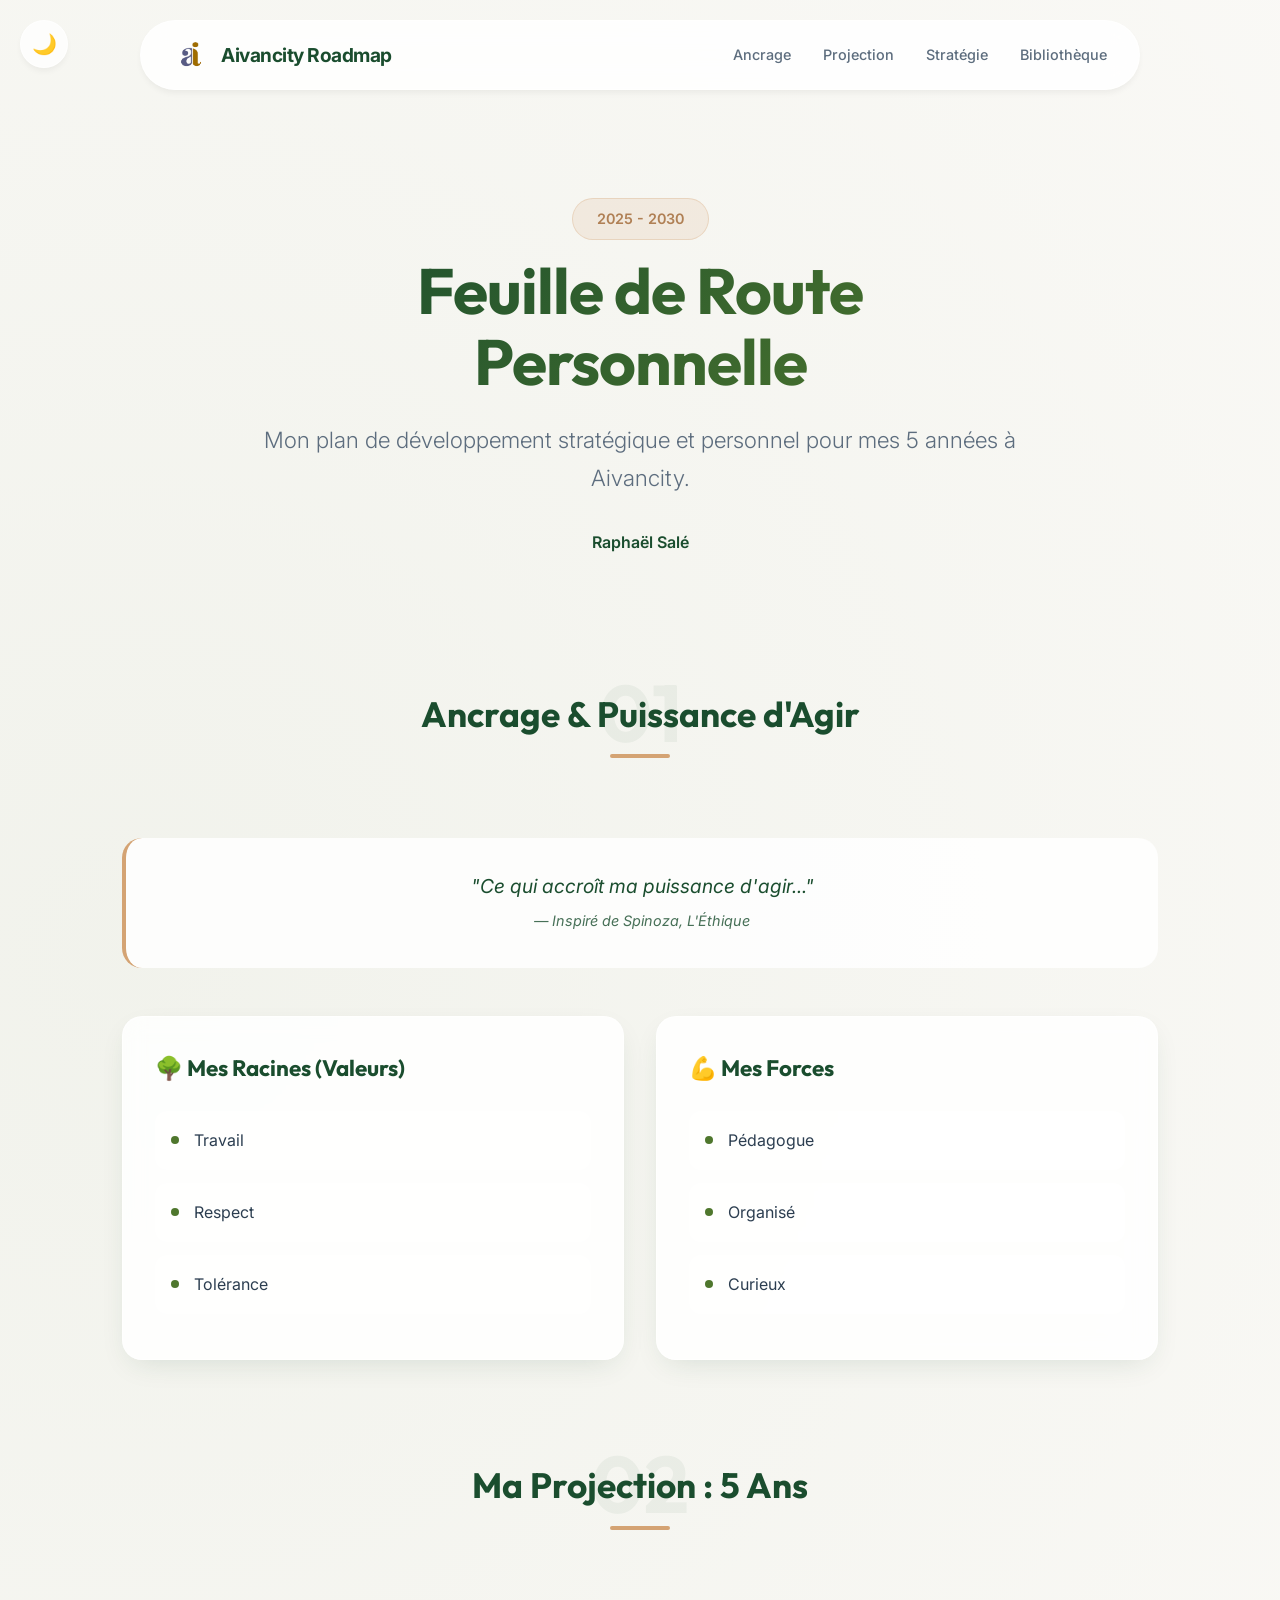
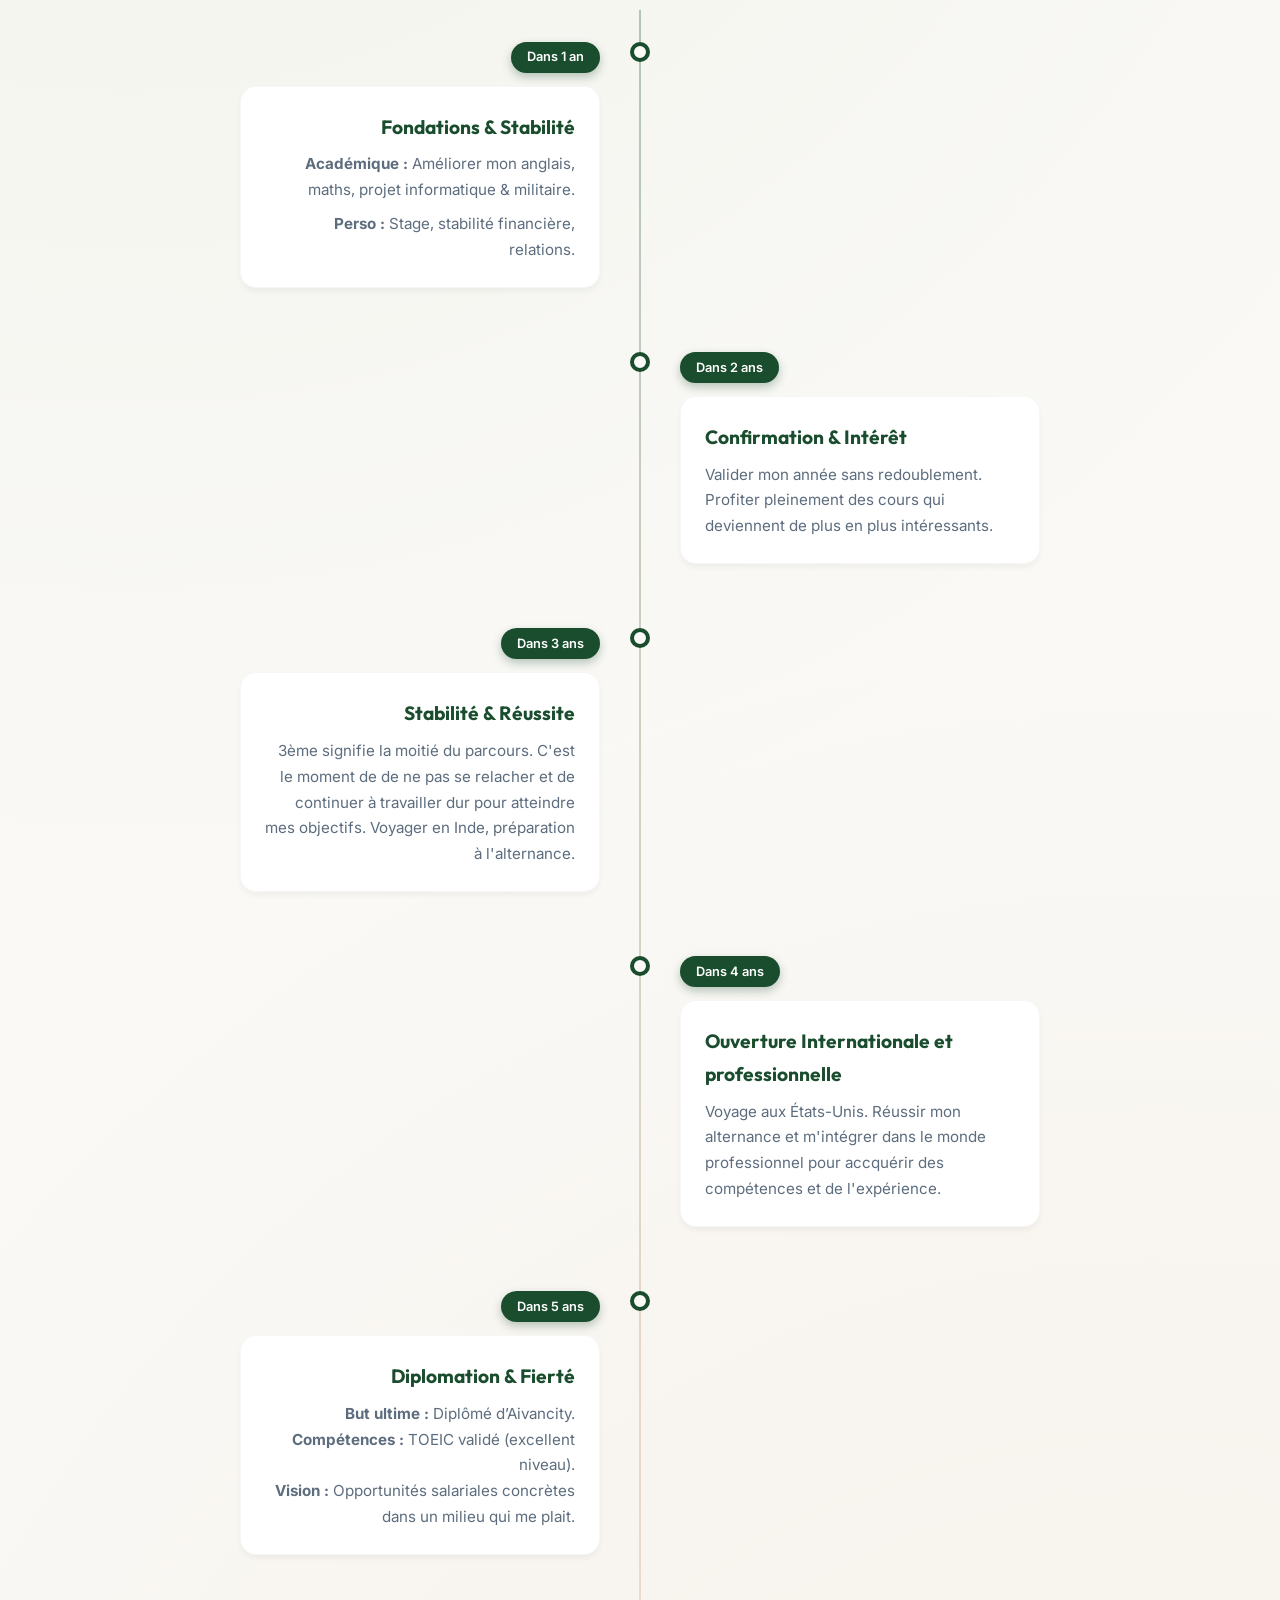
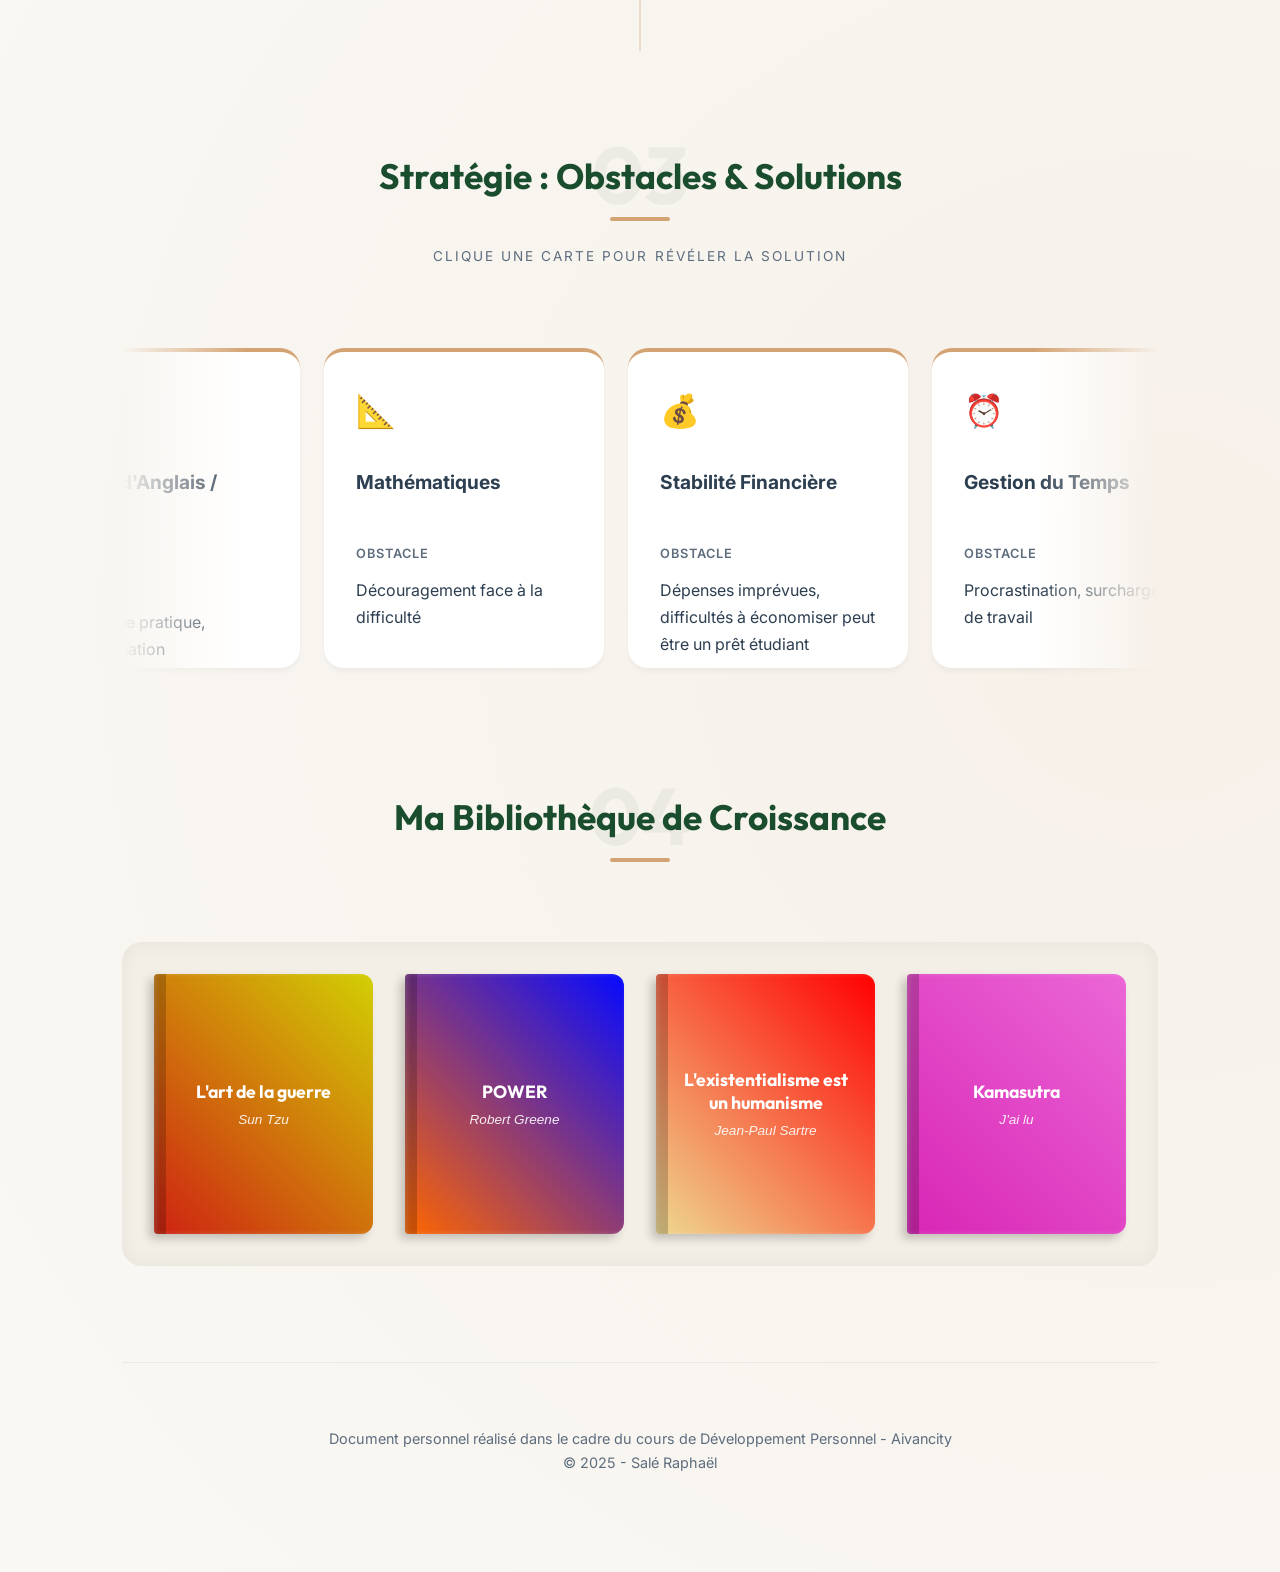
<file: index.html>
<!DOCTYPE html>
<html lang="fr">

<head>
    <meta charset="UTF-8">
    <meta name="viewport" content="width=device-width, initial-scale=1.0">
    <title>Ma Feuille de Route - Aivancity</title>

    <!-- Google Fonts -->
    <link rel="preconnect" href="https://fonts.googleapis.com">
    <link rel="preconnect" href="https://fonts.gstatic.com" crossorigin>
    <link
        href="https://fonts.googleapis.com/css2?family=Inter:wght@300;400;500;600&family=Outfit:wght@300;400;600;700&display=swap"
        rel="stylesheet">

    <link rel="stylesheet" href="feuille-de-route.css">
</head>

<body>

    <button class="theme-toggle" type="button" aria-pressed="false" aria-label="Activer le mode sombre"
        title="Activer le mode sombre">
        <span class="theme-toggle-icon">🌙</span>
    </button>

    <!-- Navigation -->
    <nav class="navbar">
        <div class="nav-logo">
            <img src="logo.png" alt="Logo Aivancity" class="nav-logo-img">
            <span>Aivancity Roadmap</span>
        </div>

        <button class="nav-toggle" aria-label="Basculer le menu">
            <span class="hamburger"></span>
        </button>

        <div class="nav-links">
            <a href="#ancrage">Ancrage</a>
            <a href="#projection">Projection</a>
            <a href="#strategie">Stratégie</a>
            <a href="#bibliotheque">Bibliothèque</a>
        </div>
    </nav>

    <!-- Hero -->
    <header>
        <div class="hero-content">
            <span class="hero-badge">2025 - 2030</span>
            <h1>Feuille de Route<br>Personnelle</h1>
            <p class="subtitle">Mon plan de développement stratégique et personnel pour mes 5 années à Aivancity.</p>
            <p style="font-weight: 600; color: var(--primary);">Raphaël Salé</p>
        </div>
    </header>

    <div class="container">

        <!-- Section 1: Ancrage -->
        <section id="ancrage">
            <div class="section-header">
                <span class="section-number">01</span>
                <h2>Ancrage & Puissance d'Agir</h2>
            </div>

            <div class="quote-box">
                "Ce qui accroît ma puissance d'agir..." <br>
                <span style="font-size: 0.9rem; opacity: 0.8;">— Inspiré de Spinoza, L'Éthique</span>
            </div>

            <div class="values-grid">
                <div class="card value-card">
                    <h3>🌳 Mes Racines (Valeurs)</h3>
                    <ul class="value-list">
                        <li>Travail</li>
                        <li>Respect</li>
                        <li>Tolérance</li>
                    </ul>
                </div>
                <div class="card value-card">
                    <h3>💪 Mes Forces</h3>
                    <ul class="value-list">
                        <li>Pédagogue</li>
                        <li>Organisé</li>
                        <li>Curieux</li>
                    </ul>
                </div>
            </div>
        </section>

        <!-- Section 2: Projection -->
        <section id="projection">
            <div class="section-header">
                <span class="section-number">02</span>
                <h2>Ma Projection : 5 Ans</h2>
            </div>

            <div class="timeline">

                <!-- Year 1 -->
                <div class="timeline-item">
                    <div class="timeline-dot"></div>
                    <div class="timeline-content">
                        <span class="year-badge">Dans 1 an</span>
                        <div class="timeline-card">
                            <h3>Fondations & Stabilité</h3>
                            <p><strong>Académique :</strong> Améliorer mon anglais, maths, projet informatique &
                                militaire.</p>
                            <p style="margin-top:0.5rem;"><strong>Perso :</strong> Stage, stabilité financière,
                                relations.</p>
                        </div>
                    </div>
                </div>

                <!-- Year 2 -->
                <div class="timeline-item">
                    <div class="timeline-dot"></div>
                    <div class="timeline-content">
                        <span class="year-badge">Dans 2 ans</span>
                        <div class="timeline-card">
                            <h3>Confirmation & Intérêt</h3>
                            <p>Valider mon année sans redoublement. Profiter pleinement des cours qui deviennent de plus
                                en plus intéressants.</p>
                        </div>
                    </div>
                </div>

                <!-- Year 3 -->
                <div class="timeline-item">
                    <div class="timeline-dot"></div>
                    <div class="timeline-content">
                        <span class="year-badge">Dans 3 ans</span>
                        <div class="timeline-card">
                            <h3>Stabilité & Réussite</h3>
                            <p>3ème signifie la moitié du parcours. C'est le moment de de ne pas se relacher et de
                                continuer à travailler dur pour atteindre mes objectifs. Voyager en Inde, préparation à
                                l'alternance.</p>
                        </div>
                    </div>
                </div>

                <!-- Year 4 -->
                <div class="timeline-item">
                    <div class="timeline-dot"></div>
                    <div class="timeline-content">
                        <span class="year-badge">Dans 4 ans</span>
                        <div class="timeline-card">
                            <h3>Ouverture Internationale et professionnelle</h3>
                            <p>Voyage aux États-Unis. Réussir mon alternance et m'intégrer dans le monde professionnel
                                pour accquérir des compétences et de l'expérience.
                            </p>
                        </div>
                    </div>
                </div>

                <!-- Year 5 -->
                <div class="timeline-item">
                    <div class="timeline-dot"></div>
                    <div class="timeline-content">
                        <span class="year-badge">Dans 5 ans</span>
                        <div class="timeline-card">
                            <h3>Diplomation & Fierté</h3>
                            <p><strong>But ultime :</strong> Diplômé d’Aivancity.</p>
                            <p><strong>Compétences :</strong> TOEIC validé (excellent niveau).</p>
                            <p><strong>Vision :</strong> Opportunités salariales concrètes dans un milieu qui me plait.
                            </p>
                        </div>
                    </div>
                </div>

            </div>
        </section>

        <!-- Section 3: Stratégie -->
        <section id="strategie">
            <div class="section-header">
                <span class="section-number">03</span>
                <h2>Stratégie : Obstacles & Solutions</h2>
                <p class="strategy-subtext">Clique une carte pour révéler la solution</p>
            </div>

            <div class="strategy-grid">
                <!-- Card 1 -->
                <div class="strategy-card" role="button" tabindex="0" aria-pressed="false">
                    <div class="strategy-card-inner">
                        <div class="strategy-card-face card-front">
                            <span class="strategy-icon">🇬🇧</span>
                            <span class="strategy-title">Niveau d'Anglais / TOEIC</span>
                            <span class="strategy-label">Obstacle</span>
                            <p>Manque de pratique, procrastination</p>
                        </div>
                        <div class="strategy-card-face card-back">
                            <span class="strategy-icon">🇬🇧</span>
                            <span class="strategy-title">Niveau d'Anglais / TOEIC</span>
                            <span class="strategy-label solution">Solution</span>
                            <p>Séries en VO, lire 1 article BBC/jour</p>
                        </div>
                    </div>
                </div>

                <!-- Card 2 -->
                <div class="strategy-card" role="button" tabindex="0" aria-pressed="false">
                    <div class="strategy-card-inner">
                        <div class="strategy-card-face card-front">
                            <span class="strategy-icon">📐</span>
                            <span class="strategy-title">Mathématiques</span>
                            <span class="strategy-label">Obstacle</span>
                            <p>Découragement face à la difficulté</p>
                        </div>
                        <div class="strategy-card-face card-back">
                            <span class="strategy-icon">📐</span>
                            <span class="strategy-title">Mathématiques</span>
                            <span class="strategy-label solution">Solution</span>
                            <p>Groupe de travail, tutorat, changer de méthode</p>
                        </div>
                    </div>
                </div>

                <!-- Card 3 -->
                <div class="strategy-card" role="button" tabindex="0" aria-pressed="false">
                    <div class="strategy-card-inner">
                        <div class="strategy-card-face card-front">
                            <span class="strategy-icon">💰</span>
                            <span class="strategy-title">Stabilité Financière</span>
                            <span class="strategy-label">Obstacle</span>
                            <p>Dépenses imprévues, difficultés à économiser peut être un prêt étudiant</p>
                        </div>
                        <div class="strategy-card-face card-back">
                            <span class="strategy-icon">💰</span>
                            <span class="strategy-title">Stabilité Financière</span>
                            <span class="strategy-label solution">Solution</span>
                            <p>Job étudiant le WE, gestion budget stricte</p>
                        </div>
                    </div>
                </div>

                <!-- Card 4 -->
                <div class="strategy-card" role="button" tabindex="0" aria-pressed="false">
                    <div class="strategy-card-inner">
                        <div class="strategy-card-face card-front">
                            <span class="strategy-icon">⏰</span>
                            <span class="strategy-title">Gestion du Temps</span>
                            <span class="strategy-label">Obstacle</span>
                            <p>Procrastination, surcharge de travail</p>
                        </div>
                        <div class="strategy-card-face card-back">
                            <span class="strategy-icon">⏰</span>
                            <span class="strategy-title">Gestion du Temps</span>
                            <span class="strategy-label solution">Solution</span>
                            <p>Planning hebdomadaire, technique Pomodoro</p>
                        </div>
                    </div>
                </div>

                <!-- Card 5 -->
                <div class="strategy-card" role="button" tabindex="0" aria-pressed="false">
                    <div class="strategy-card-inner">
                        <div class="strategy-card-face card-front">
                            <span class="strategy-icon">🧠</span>
                            <span class="strategy-title">Motivation</span>
                            <span class="strategy-label">Obstacle</span>
                            <p>Perte de motivation pendant les révisions</p>
                        </div>
                        <div class="strategy-card-face card-back">
                            <span class="strategy-icon">🧠</span>
                            <span class="strategy-title">Motivation</span>
                            <span class="strategy-label solution">Solution</span>
                            <p>Objectifs journaliers, récompenses personnelles</p>
                        </div>
                    </div>
                </div>

            </div>
        </section>

        <!-- Section 4: Bibliothèque -->
        <section id="bibliotheque">
            <div class="section-header">
                <span class="section-number">04</span>
                <h2>Ma Bibliothèque de Croissance</h2>
            </div>

            <div class="shelf-grid">

                <!-- Livre 1 -->
                <button class="book" data-book-title="L'art de la guerre" data-book-author="Sun Tzu"
                    data-book-note="Ce livre m'a appris la stratégie, la discipline, et l’importance de connaître ses forces et celles de l’ennemi.">
                    <div class="book-cover">
                        <div class="book-spine"></div>
                        <span class="book-title">L'art de la guerre</span>
                        <span class="book-author">Sun Tzu</span>
                    </div>
                </button>

                <!-- Livre 2 -->
                <button class="book" data-book-title="POWER" data-book-author="Robert Greene"
                    data-book-note="Ce livre m’a appris à comprendre les dynamiques de pouvoir, à éviter la naïveté sociale et à reconnaître les stratégies d’influence.">
                    <div class="book-cover">
                        <div class="book-spine"></div>
                        <span class="book-title">POWER</span>
                        <span class="book-author">Robert Greene</span>
                    </div>
                </button>

                <!-- Livre 3 -->
                <button class="book" data-book-title="L'existentialisme est un humanisme"
                    data-book-author="Jean-Paul Sartre"
                    data-book-note="Ce livre m’a appris la liberté individuelle, la responsabilité totale de nos choix et la construction de soi.">
                    <div class="book-cover">
                        <div class="book-spine"></div>
                        <span class="book-title">L'existentialisme est un humanisme</span>
                        <span class="book-author">Jean-Paul Sartre</span>
                    </div>
                </button>

                <!-- Livre 4 -->
                <button class="book" data-book-title="Kamasutra" data-book-author="J'ai lu"
                    data-book-note="Ce livre m’a appris la connexion, l’écoute, le respect ainsi que l’importance de comprendre les besoins de ma partenaire.">
                    <div class="book-cover">
                        <div class="book-spine"></div>
                        <span class="book-title">Kamasutra</span>
                        <span class="book-author">J'ai lu</span>
                    </div>
                </button>

            </div>
        </section>

        <!-- MODAL -->
        <div class="book-modal" role="dialog" aria-modal="true" aria-hidden="true">
            <div class="book-modal-content">
                <button class="book-modal-close" aria-label="Fermer la fenêtre">&times;</button>

                <div class="book-modal-header">
                    <span class="book-modal-label">Ce que ce livre m'a apporté</span>
                    <h3 class="book-modal-title"></h3>
                    <p class="book-modal-author"></p>
                </div>

                <form class="book-modal-form">
                    <label for="book-note">Mes apprentissages</label>
                    <textarea id="book-note" rows="5" placeholder="Écris ici ce que ce livre t'a apporté..."
                        readonly></textarea>
                </form>
            </div>
        </div>


        <footer>
            <p>Document personnel réalisé dans le cadre du cours de Développement Personnel - Aivancity</p>
            <p>&copy; 2025 - Salé Raphaël</p>
        </footer>

        <script>
            document.addEventListener('DOMContentLoaded', () => {
                const strategyGrid = document.querySelector('.strategy-grid');
                const shelfGrid = document.querySelector('.shelf-grid');
                const bookModal = document.querySelector('.book-modal');
                const bookModalTitle = document.querySelector('.book-modal-title');
                const bookModalAuthor = document.querySelector('.book-modal-author');
                const bookModalClose = document.querySelector('.book-modal-close');
                const bookModalSave = document.querySelector('.book-modal-save');
                const bookNoteField = document.querySelector('#book-note');
                let lastFocusedBook = null;

                const themeToggle = document.querySelector('.theme-toggle');
                const themeToggleIcon = document.querySelector('.theme-toggle-icon');
                const prefersReducedMotion = window.matchMedia('(prefers-reduced-motion: reduce)');
                const prefersDarkScheme = window.matchMedia('(prefers-color-scheme: dark)');
                const rootElement = document.documentElement;
                const THEME_STORAGE_KEY = 'aivancity-theme';

                // -------------------------------
                //  THÈME
                // -------------------------------
                const applyTheme = (theme) => {
                    const normalizedTheme = theme === 'dark' ? 'dark' : 'light';

                    if (normalizedTheme === 'dark') {
                        rootElement.setAttribute('data-theme', 'dark');
                    } else {
                        rootElement.removeAttribute('data-theme');
                    }

                    if (themeToggle) {
                        themeToggle.setAttribute('aria-pressed', normalizedTheme === 'dark');
                        themeToggle.dataset.themeState = normalizedTheme;
                        themeToggle.title = normalizedTheme === 'dark' ? 'Revenir en mode clair' : 'Activer le mode sombre';
                    }

                    if (themeToggleIcon) {
                        themeToggleIcon.textContent = normalizedTheme === 'dark' ? '☀️' : '🌙';
                    }
                };

                const storedTheme = localStorage.getItem(THEME_STORAGE_KEY);
                const initialTheme = storedTheme || (prefersDarkScheme.matches ? 'dark' : 'light');
                applyTheme(initialTheme);

                themeToggle?.addEventListener('click', () => {
                    const isDark = rootElement.getAttribute('data-theme') === 'dark';
                    const nextTheme = isDark ? 'light' : 'dark';
                    localStorage.setItem(THEME_STORAGE_KEY, nextTheme);
                    applyTheme(nextTheme);
                });

                const handleSystemThemeChange = (event) => {
                    if (localStorage.getItem(THEME_STORAGE_KEY)) return;
                    applyTheme(event.matches ? 'dark' : 'light');
                };

                if (typeof prefersDarkScheme.addEventListener === 'function') {
                    prefersDarkScheme.addEventListener('change', handleSystemThemeChange);
                } else if (typeof prefersDarkScheme.addListener === 'function') {
                    prefersDarkScheme.addListener(handleSystemThemeChange);
                }

                // -------------------------------
                //  STRATÉGIES
                // -------------------------------
                const flipBindings = new WeakSet();
                const setupFlipInteractions = () => {
                    if (!strategyGrid) return;

                    strategyGrid.querySelectorAll('.strategy-card').forEach(card => {
                        if (flipBindings.has(card)) return;
                        flipBindings.add(card);

                        const toggleFlip = () => {
                            const isFlipped = card.classList.toggle('is-flipped');
                            card.setAttribute('aria-pressed', String(isFlipped));
                        };

                        card.addEventListener('click', toggleFlip);
                        card.addEventListener('keydown', (event) => {
                            if (event.key === 'Enter' || event.key === ' ') {
                                event.preventDefault();
                                toggleFlip();
                            }
                        });
                    });
                };

                setupFlipInteractions();

                if (!strategyGrid) return;
                if (prefersReducedMotion.matches) return;

                const originalCards = Array.from(strategyGrid.children);
                if (!originalCards.length || strategyGrid.scrollWidth <= strategyGrid.clientWidth) {
                    return;
                }

                originalCards.forEach(card => {
                    const clone = card.cloneNode(true);
                    clone.setAttribute('aria-hidden', 'true');
                    clone.setAttribute('tabindex', '-1');
                    clone.removeAttribute('role');
                    clone.classList.remove('is-flipped');
                    clone.setAttribute('aria-pressed', 'false');
                    clone.classList.add('strategy-card-clone');
                    strategyGrid.appendChild(clone);
                });

                setupFlipInteractions();

                strategyGrid.style.scrollBehavior = 'auto';

                let isHovering = false;
                let animationFrameId;
                const speed = 1;
                const loopWidth = strategyGrid.scrollWidth / 2;

                const animate = () => {
                    if (!isHovering) {
                        strategyGrid.scrollLeft = (strategyGrid.scrollLeft + speed) % loopWidth;
                    }
                    animationFrameId = requestAnimationFrame(animate);
                };

                strategyGrid.addEventListener('mouseenter', () => {
                    isHovering = true;
                });

                strategyGrid.addEventListener('mouseleave', () => {
                    isHovering = false;
                });

                document.addEventListener('visibilitychange', () => {
                    if (document.hidden) {
                        cancelAnimationFrame(animationFrameId);
                    } else {
                        animate();
                    }
                });

                animate();


                // -------------------------------
                //  BIBLIOTHÈQUE (PARTIE QUE TU VEUX)
                // -------------------------------

                // 🔥 MODIFIÉ POUR AFFICHER LA NOTE
                const openBookModal = (title, author, note) => {
                    if (!bookModal) return;

                    bookModalTitle.textContent = title;
                    bookModalAuthor.textContent = author;

                    // ✔️ Affichage de ce que TU AS MIS dans data-book-note
                    bookNoteField.value = note || "";

                    bookModal.setAttribute('aria-hidden', 'false');
                    bookModalClose.focus();
                };

                const closeBookModal = () => {
                    if (!bookModal) return;
                    bookModal.setAttribute('aria-hidden', 'true');
                    bookNoteField.value = '';
                    if (lastFocusedBook) lastFocusedBook.focus();
                };

                const handleBookActivation = (book) => {
                    lastFocusedBook = book;
                    openBookModal(
                        book.dataset.bookTitle || '',
                        book.dataset.bookAuthor || '',
                        book.dataset.bookNote || ''        // ✔️ Prend la note depuis le HTML
                    );
                };

                if (shelfGrid) {
                    shelfGrid.querySelectorAll('.book').forEach(book => {
                        book.addEventListener('click', () => handleBookActivation(book));
                        book.addEventListener('keydown', (event) => {
                            if (event.key === 'Enter' || event.key === ' ') {
                                event.preventDefault();
                                handleBookActivation(book);
                            }
                        });
                    });
                }

                bookModalClose?.addEventListener('click', closeBookModal);
                bookModalSave?.addEventListener('click', closeBookModal);

                bookModal?.addEventListener('click', (event) => {
                    if (event.target === bookModal) closeBookModal();
                });

                document.addEventListener('keydown', (event) => {
                    if (event.key === 'Escape' && bookModal?.getAttribute('aria-hidden') === 'false') {
                        event.preventDefault();
                        closeBookModal();
                    }
                });

                // -------------------------------
                //  MOBILE MENU
                // -------------------------------
                const navToggle = document.querySelector('.nav-toggle');
                const navLinks = document.querySelector('.nav-links');

                if (navToggle && navLinks) {
                    navToggle.addEventListener('click', () => {
                        const isExpanded = navToggle.getAttribute('aria-expanded') === 'true';
                        navToggle.setAttribute('aria-expanded', !isExpanded);
                        navLinks.classList.toggle('nav-active');
                        navToggle.classList.toggle('toggle-active');
                        document.body.classList.toggle('menu-open');
                    });

                    // Close menu when clicking a link
                    navLinks.querySelectorAll('a').forEach(link => {
                        link.addEventListener('click', () => {
                            navLinks.classList.remove('nav-active');
                            navToggle.classList.remove('toggle-active');
                            navToggle.setAttribute('aria-expanded', 'false');
                            document.body.classList.remove('menu-open');
                        });
                    });
                }
            });
        </script>
</file>
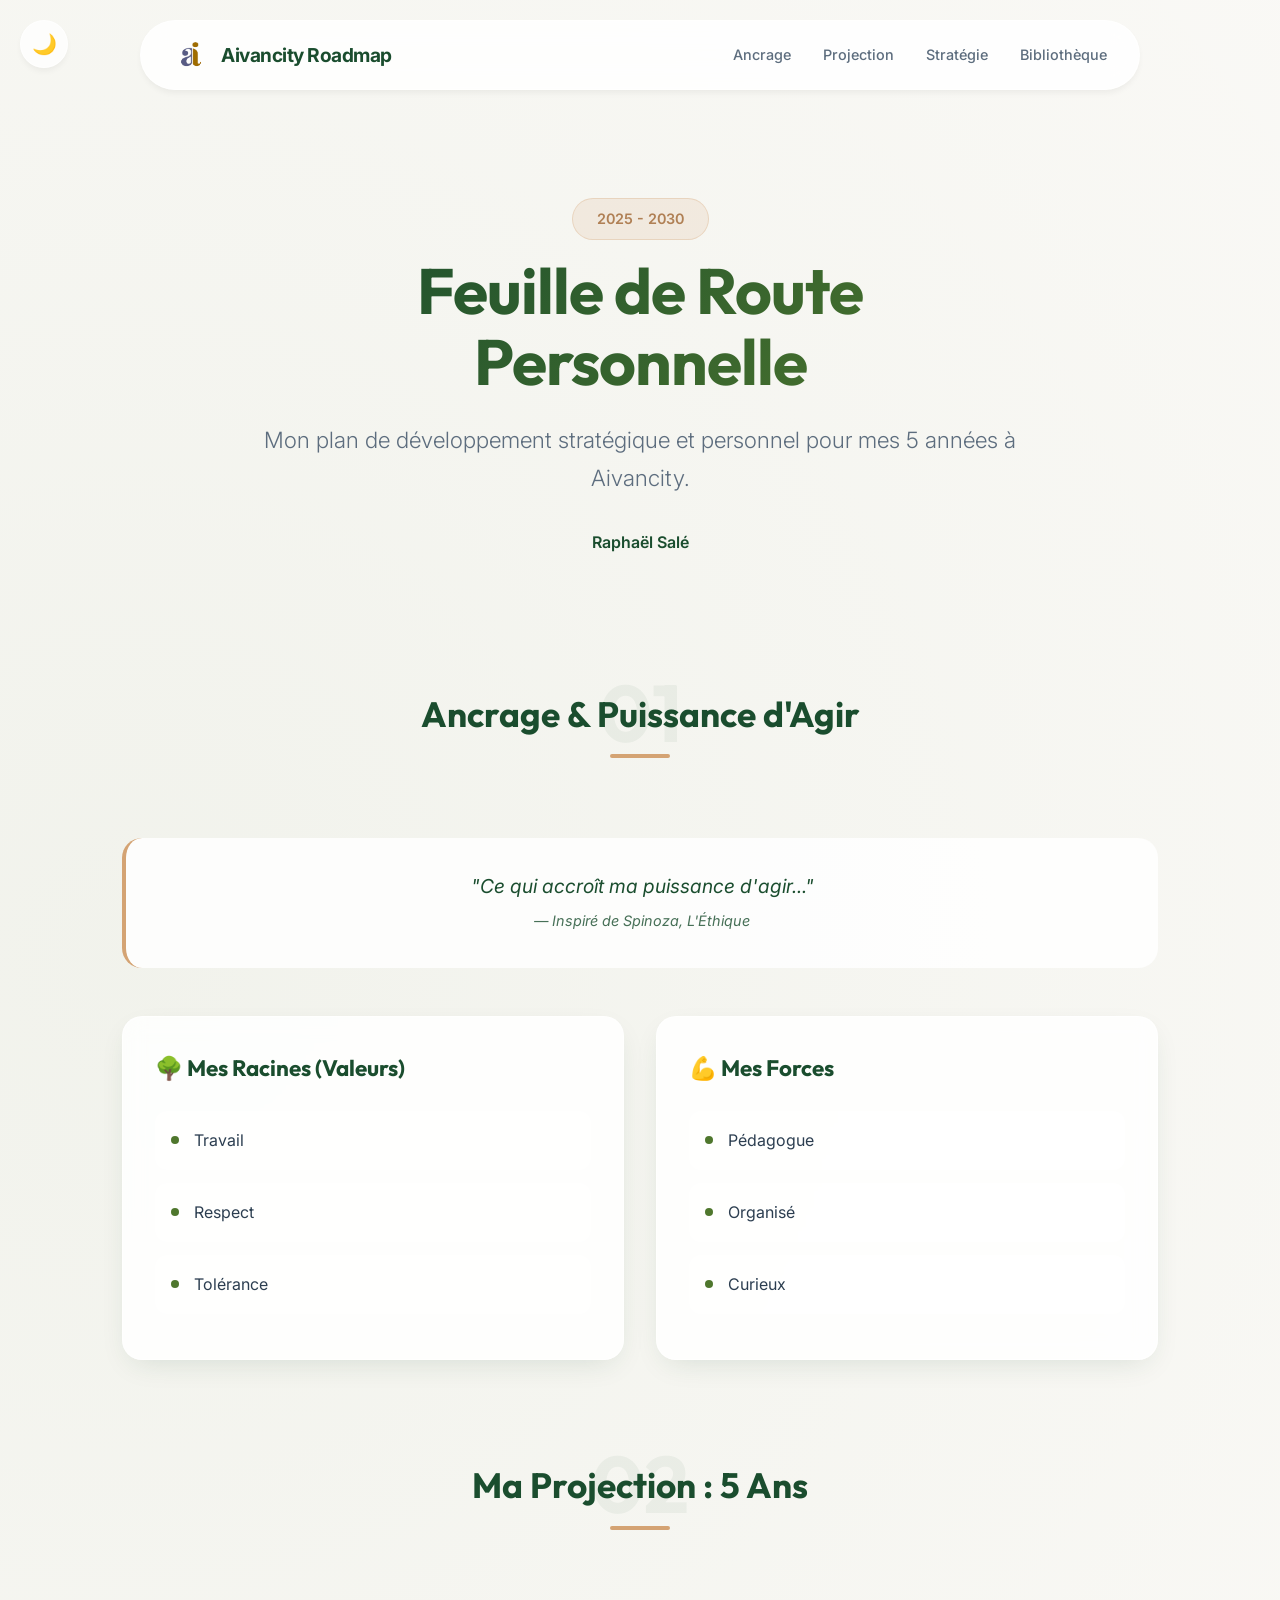
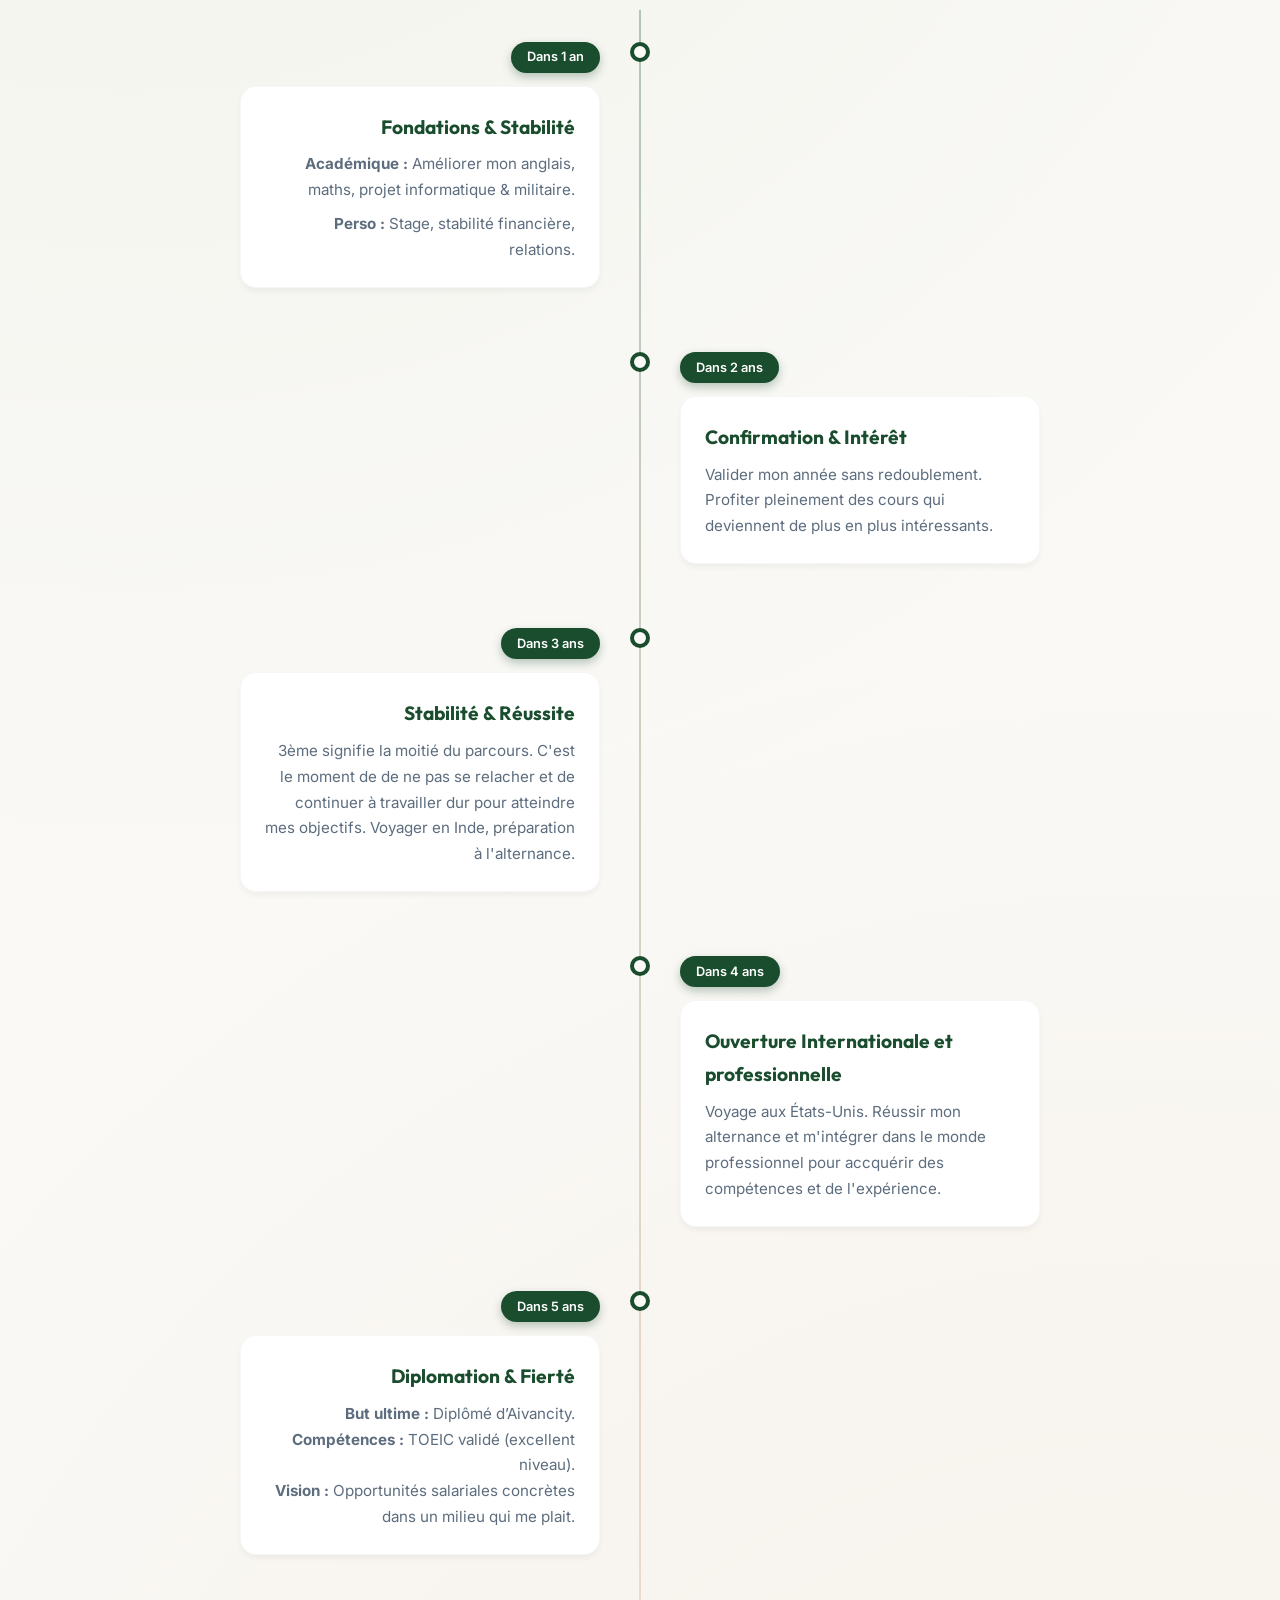
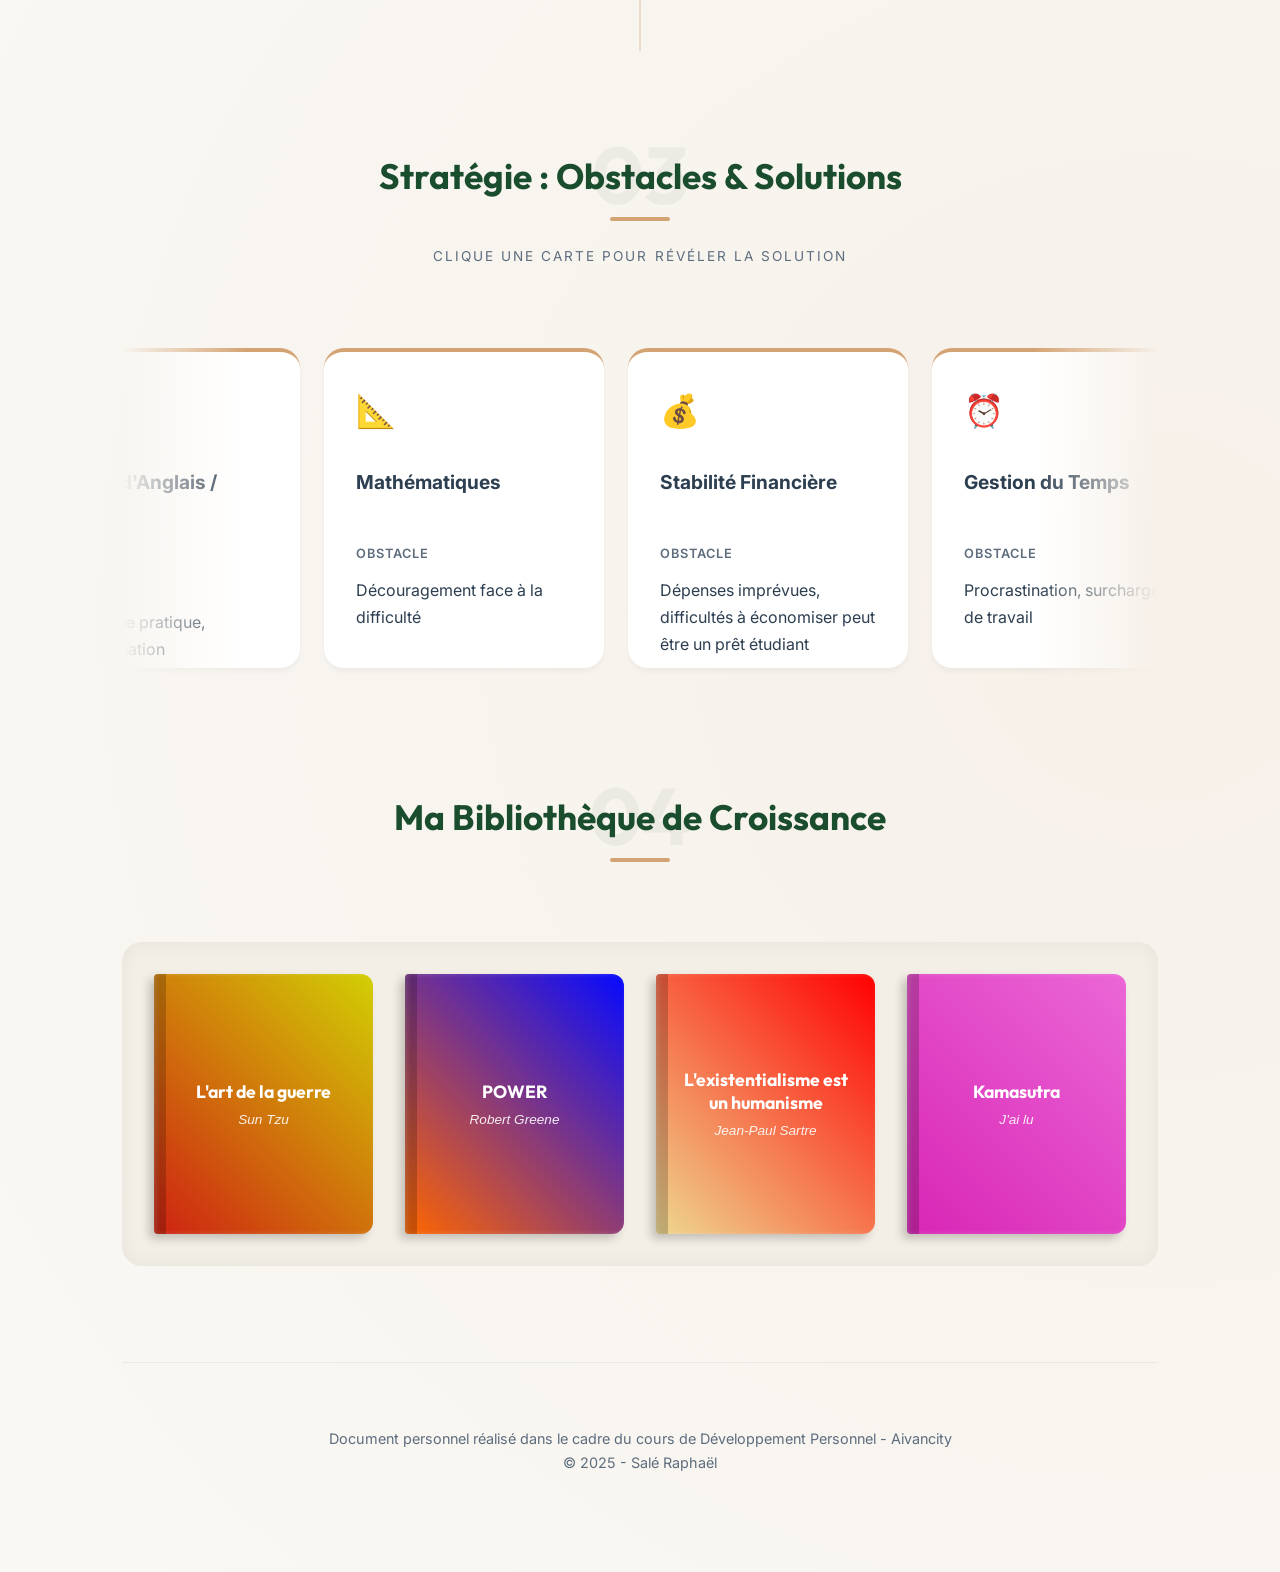
<file: Feuille de route site internet.html>
<!DOCTYPE html>
<html lang="fr">

<head>
    <meta charset="UTF-8">
    <meta name="viewport" content="width=device-width, initial-scale=1.0">
    <title>Ma Feuille de Route - Aivancity</title>

    <!-- Google Fonts -->
    <link rel="preconnect" href="https://fonts.googleapis.com">
    <link rel="preconnect" href="https://fonts.gstatic.com" crossorigin>
    <link
        href="https://fonts.googleapis.com/css2?family=Inter:wght@300;400;500;600&family=Outfit:wght@300;400;600;700&display=swap"
        rel="stylesheet">

    <link rel="stylesheet" href="feuille-de-route.css">
</head>

<body>

    <button class="theme-toggle" type="button" aria-pressed="false" aria-label="Activer le mode sombre"
        title="Activer le mode sombre">
        <span class="theme-toggle-icon">🌙</span>
    </button>

    <!-- Navigation -->
    <nav class="navbar">
        <div class="nav-logo">
            <img src="logo.png" alt="Logo Aivancity" class="nav-logo-img">
            <span>Aivancity Roadmap</span>
        </div>
        <div class="nav-links">
            <a href="#ancrage">Ancrage</a>
            <a href="#projection">Projection</a>
            <a href="#strategie">Stratégie</a>
            <a href="#bibliotheque">Bibliothèque</a>
        </div>
    </nav>

    <!-- Hero -->
    <header>
        <div class="hero-content">
            <span class="hero-badge">2025 - 2030</span>
            <h1>Feuille de Route<br>Personnelle</h1>
            <p class="subtitle">Mon plan de développement stratégique et personnel pour mes 5 années à Aivancity.</p>
            <p style="font-weight: 600; color: var(--primary);">Raphaël Salé</p>
        </div>
    </header>

    <div class="container">

        <!-- Section 1: Ancrage -->
        <section id="ancrage">
            <div class="section-header">
                <span class="section-number">01</span>
                <h2>Ancrage & Puissance d'Agir</h2>
            </div>

            <div class="quote-box">
                "Ce qui accroît ma puissance d'agir..." <br>
                <span style="font-size: 0.9rem; opacity: 0.8;">— Inspiré de Spinoza, L'Éthique</span>
            </div>

            <div class="values-grid">
                <div class="card value-card">
                    <h3>🌳 Mes Racines (Valeurs)</h3>
                    <ul class="value-list">
                        <li>Travail</li>
                        <li>Respect</li>
                        <li>Tolérance</li>
                    </ul>
                </div>
                <div class="card value-card">
                    <h3>💪 Mes Forces</h3>
                    <ul class="value-list">
                        <li>Pédagogue</li>
                        <li>Organisé</li>
                        <li>Curieux</li>
                    </ul>
                </div>
            </div>
        </section>

        <!-- Section 2: Projection -->
        <section id="projection">
            <div class="section-header">
                <span class="section-number">02</span>
                <h2>Ma Projection : 5 Ans</h2>
            </div>

            <div class="timeline">

                <!-- Year 1 -->
                <div class="timeline-item">
                    <div class="timeline-dot"></div>
                    <div class="timeline-content">
                        <span class="year-badge">Dans 1 an</span>
                        <div class="timeline-card">
                            <h3>Fondations & Stabilité</h3>
                            <p><strong>Académique :</strong> Améliorer mon anglais, maths, projet informatique &
                                militaire.</p>
                            <p style="margin-top:0.5rem;"><strong>Perso :</strong> Stage, stabilité financière,
                                relations.</p>
                        </div>
                    </div>
                </div>

                <!-- Year 2 -->
                <div class="timeline-item">
                    <div class="timeline-dot"></div>
                    <div class="timeline-content">
                        <span class="year-badge">Dans 2 ans</span>
                        <div class="timeline-card">
                            <h3>Confirmation & Intérêt</h3>
                            <p>Valider mon année sans redoublement. Profiter pleinement des cours qui deviennent de plus
                                en plus intéressants.</p>
                        </div>
                    </div>
                </div>

                <!-- Year 3 -->
                <div class="timeline-item">
                    <div class="timeline-dot"></div>
                    <div class="timeline-content">
                        <span class="year-badge">Dans 3 ans</span>
                        <div class="timeline-card">
                            <h3>Stabilité & Réussite</h3>
                            <p>3ème signifie la moitié du parcours. C'est le moment de de ne pas se relacher et de continuer à travailler dur pour atteindre mes objectifs. Voyager en Inde, préparation à l'alternance.</p>
                        </div>
                    </div>
                </div>

                <!-- Year 4 -->
                <div class="timeline-item">
                    <div class="timeline-dot"></div>
                    <div class="timeline-content">
                        <span class="year-badge">Dans 4 ans</span>
                        <div class="timeline-card">
                            <h3>Ouverture Internationale et professionnelle</h3>
                            <p>Voyage aux États-Unis. Réussir mon alternance et m'intégrer dans le monde professionnel pour accquérir des compétences et de l'expérience.
                            </p>
                        </div>
                    </div>
                </div>

                <!-- Year 5 -->
                <div class="timeline-item">
                    <div class="timeline-dot"></div>
                    <div class="timeline-content">
                        <span class="year-badge">Dans 5 ans</span>
                        <div class="timeline-card">
                            <h3>Diplomation & Fierté</h3>
                            <p><strong>But ultime :</strong> Diplômé d’Aivancity.</p>
                            <p><strong>Compétences :</strong> TOEIC validé (excellent niveau).</p>
                            <p><strong>Vision :</strong> Opportunités salariales concrètes dans un milieu qui me plait.</p>
                        </div>
                    </div>
                </div>

            </div>
        </section>

        <!-- Section 3: Stratégie -->
        <section id="strategie">
            <div class="section-header">
                <span class="section-number">03</span>
                <h2>Stratégie : Obstacles & Solutions</h2>
                <p class="strategy-subtext">Clique une carte pour révéler la solution</p>
            </div>

            <div class="strategy-grid">
                <!-- Card 1 -->
                <div class="strategy-card" role="button" tabindex="0" aria-pressed="false">
                    <div class="strategy-card-inner">
                        <div class="strategy-card-face card-front">
                            <span class="strategy-icon">🇬🇧</span>
                            <span class="strategy-title">Niveau d'Anglais / TOEIC</span>
                            <span class="strategy-label">Obstacle</span>
                            <p>Manque de pratique, procrastination</p>
                        </div>
                        <div class="strategy-card-face card-back">
                            <span class="strategy-icon">🇬🇧</span>
                            <span class="strategy-title">Niveau d'Anglais / TOEIC</span>
                            <span class="strategy-label solution">Solution</span>
                            <p>Séries en VO, lire 1 article BBC/jour</p>
                        </div>
                    </div>
                </div>

                <!-- Card 2 -->
                <div class="strategy-card" role="button" tabindex="0" aria-pressed="false">
                    <div class="strategy-card-inner">
                        <div class="strategy-card-face card-front">
                            <span class="strategy-icon">📐</span>
                            <span class="strategy-title">Mathématiques</span>
                            <span class="strategy-label">Obstacle</span>
                            <p>Découragement face à la difficulté</p>
                        </div>
                        <div class="strategy-card-face card-back">
                            <span class="strategy-icon">📐</span>
                            <span class="strategy-title">Mathématiques</span>
                            <span class="strategy-label solution">Solution</span>
                            <p>Groupe de travail, tutorat, changer de méthode</p>
                        </div>
                    </div>
                </div>

                <!-- Card 3 -->
                <div class="strategy-card" role="button" tabindex="0" aria-pressed="false">
                    <div class="strategy-card-inner">
                        <div class="strategy-card-face card-front">
                            <span class="strategy-icon">💰</span>
                            <span class="strategy-title">Stabilité Financière</span>
                            <span class="strategy-label">Obstacle</span>
                            <p>Dépenses imprévues, difficultés à économiser peut être un prêt étudiant</p>
                        </div>
                        <div class="strategy-card-face card-back">
                            <span class="strategy-icon">💰</span>
                            <span class="strategy-title">Stabilité Financière</span>
                            <span class="strategy-label solution">Solution</span>
                            <p>Job étudiant le WE, gestion budget stricte</p>
                        </div>
                    </div>
                </div>

                <!-- Card 4 -->
                <div class="strategy-card" role="button" tabindex="0" aria-pressed="false">
                    <div class="strategy-card-inner">
                        <div class="strategy-card-face card-front">
                            <span class="strategy-icon">⏰</span>
                            <span class="strategy-title">Gestion du Temps</span>
                            <span class="strategy-label">Obstacle</span>
                            <p>Procrastination, surcharge de travail</p>
                        </div>
                        <div class="strategy-card-face card-back">
                            <span class="strategy-icon">⏰</span>
                            <span class="strategy-title">Gestion du Temps</span>
                            <span class="strategy-label solution">Solution</span>
                            <p>Planning hebdomadaire, technique Pomodoro</p>
                        </div>
                    </div>
                </div>

                <!-- Card 5 -->
                <div class="strategy-card" role="button" tabindex="0" aria-pressed="false">
                    <div class="strategy-card-inner">
                        <div class="strategy-card-face card-front">
                            <span class="strategy-icon">🧠</span>
                            <span class="strategy-title">Motivation</span>
                            <span class="strategy-label">Obstacle</span>
                            <p>Perte de motivation pendant les révisions</p>
                        </div>
                        <div class="strategy-card-face card-back">
                            <span class="strategy-icon">🧠</span>
                            <span class="strategy-title">Motivation</span>
                            <span class="strategy-label solution">Solution</span>
                            <p>Objectifs journaliers, récompenses personnelles</p>
                        </div>
                    </div>
                </div>

            </div>
        </section>

        <!-- Section 4: Bibliothèque -->
        <section id="bibliotheque">
            <div class="section-header">
                <span class="section-number">04</span>
                <h2>Ma Bibliothèque de Croissance</h2>
            </div>

            <div class="shelf-grid">

                <!-- Livre 1 -->
                <button class="book" data-book-title="L'art de la guerre" data-book-author="Sun Tzu"
                    data-book-note="Ce livre m'a appris la stratégie, la discipline, et l’importance de connaître ses forces et celles de l’ennemi.">
                    <div class="book-cover">
                        <div class="book-spine"></div>
                        <span class="book-title">L'art de la guerre</span>
                        <span class="book-author">Sun Tzu</span>
                    </div>
                </button>

                <!-- Livre 2 -->
                <button class="book" data-book-title="POWER" data-book-author="Robert Greene"
                    data-book-note="Ce livre m’a appris à comprendre les dynamiques de pouvoir, à éviter la naïveté sociale et à reconnaître les stratégies d’influence.">
                    <div class="book-cover">
                        <div class="book-spine"></div>
                        <span class="book-title">POWER</span>
                        <span class="book-author">Robert Greene</span>
                    </div>
                </button>

                <!-- Livre 3 -->
                <button class="book" data-book-title="L'existentialisme est un humanisme"
                    data-book-author="Jean-Paul Sartre"
                    data-book-note="Ce livre m’a appris la liberté individuelle, la responsabilité totale de nos choix et la construction de soi.">
                    <div class="book-cover">
                        <div class="book-spine"></div>
                        <span class="book-title">L'existentialisme est un humanisme</span>
                        <span class="book-author">Jean-Paul Sartre</span>
                    </div>
                </button>

                <!-- Livre 4 -->
                <button class="book" data-book-title="Kamasutra" data-book-author="J'ai lu"
                    data-book-note="Ce livre m’a appris la connexion, l’écoute, le respect ainsi que l’importance de comprendre les besoins de ma partenaire.">
                    <div class="book-cover">
                        <div class="book-spine"></div>
                        <span class="book-title">Kamasutra</span>
                        <span class="book-author">J'ai lu</span>
                    </div>
                </button>

            </div>
        </section>

        <!-- MODAL -->
        <div class="book-modal" role="dialog" aria-modal="true" aria-hidden="true">
            <div class="book-modal-content">
                <button class="book-modal-close" aria-label="Fermer la fenêtre">&times;</button>

                <div class="book-modal-header">
                    <span class="book-modal-label">Ce que ce livre m'a apporté</span>
                    <h3 class="book-modal-title"></h3>
                    <p class="book-modal-author"></p>
                </div>

                <form class="book-modal-form">
                    <label for="book-note">Mes apprentissages</label>
                    <textarea id="book-note" rows="5" placeholder="Écris ici ce que ce livre t'a apporté..."
                        readonly></textarea>
                </form>
            </div>
        </div>


        <footer>
            <p>Document personnel réalisé dans le cadre du cours de Développement Personnel - Aivancity</p>
            <p>&copy; 2025 - Salé Raphaël</p>
        </footer>

        <script>
            document.addEventListener('DOMContentLoaded', () => {
                const strategyGrid = document.querySelector('.strategy-grid');
                const shelfGrid = document.querySelector('.shelf-grid');
                const bookModal = document.querySelector('.book-modal');
                const bookModalTitle = document.querySelector('.book-modal-title');
                const bookModalAuthor = document.querySelector('.book-modal-author');
                const bookModalClose = document.querySelector('.book-modal-close');
                const bookModalSave = document.querySelector('.book-modal-save');
                const bookNoteField = document.querySelector('#book-note');
                let lastFocusedBook = null;

                const themeToggle = document.querySelector('.theme-toggle');
                const themeToggleIcon = document.querySelector('.theme-toggle-icon');
                const prefersReducedMotion = window.matchMedia('(prefers-reduced-motion: reduce)');
                const prefersDarkScheme = window.matchMedia('(prefers-color-scheme: dark)');
                const rootElement = document.documentElement;
                const THEME_STORAGE_KEY = 'aivancity-theme';

                // -------------------------------
                //  THÈME
                // -------------------------------
                const applyTheme = (theme) => {
                    const normalizedTheme = theme === 'dark' ? 'dark' : 'light';

                    if (normalizedTheme === 'dark') {
                        rootElement.setAttribute('data-theme', 'dark');
                    } else {
                        rootElement.removeAttribute('data-theme');
                    }

                    if (themeToggle) {
                        themeToggle.setAttribute('aria-pressed', normalizedTheme === 'dark');
                        themeToggle.dataset.themeState = normalizedTheme;
                        themeToggle.title = normalizedTheme === 'dark' ? 'Revenir en mode clair' : 'Activer le mode sombre';
                    }

                    if (themeToggleIcon) {
                        themeToggleIcon.textContent = normalizedTheme === 'dark' ? '☀️' : '🌙';
                    }
                };

                const storedTheme = localStorage.getItem(THEME_STORAGE_KEY);
                const initialTheme = storedTheme || (prefersDarkScheme.matches ? 'dark' : 'light');
                applyTheme(initialTheme);

                themeToggle?.addEventListener('click', () => {
                    const isDark = rootElement.getAttribute('data-theme') === 'dark';
                    const nextTheme = isDark ? 'light' : 'dark';
                    localStorage.setItem(THEME_STORAGE_KEY, nextTheme);
                    applyTheme(nextTheme);
                });

                const handleSystemThemeChange = (event) => {
                    if (localStorage.getItem(THEME_STORAGE_KEY)) return;
                    applyTheme(event.matches ? 'dark' : 'light');
                };

                if (typeof prefersDarkScheme.addEventListener === 'function') {
                    prefersDarkScheme.addEventListener('change', handleSystemThemeChange);
                } else if (typeof prefersDarkScheme.addListener === 'function') {
                    prefersDarkScheme.addListener(handleSystemThemeChange);
                }

                // -------------------------------
                //  STRATÉGIES
                // -------------------------------
                const flipBindings = new WeakSet();
                const setupFlipInteractions = () => {
                    if (!strategyGrid) return;

                    strategyGrid.querySelectorAll('.strategy-card').forEach(card => {
                        if (flipBindings.has(card)) return;
                        flipBindings.add(card);

                        const toggleFlip = () => {
                            const isFlipped = card.classList.toggle('is-flipped');
                            card.setAttribute('aria-pressed', String(isFlipped));
                        };

                        card.addEventListener('click', toggleFlip);
                        card.addEventListener('keydown', (event) => {
                            if (event.key === 'Enter' || event.key === ' ') {
                                event.preventDefault();
                                toggleFlip();
                            }
                        });
                    });
                };

                setupFlipInteractions();

                if (!strategyGrid) return;
                if (prefersReducedMotion.matches) return;

                const originalCards = Array.from(strategyGrid.children);
                if (!originalCards.length || strategyGrid.scrollWidth <= strategyGrid.clientWidth) {
                    return;
                }

                originalCards.forEach(card => {
                    const clone = card.cloneNode(true);
                    clone.setAttribute('aria-hidden', 'true');
                    clone.setAttribute('tabindex', '-1');
                    clone.removeAttribute('role');
                    clone.classList.remove('is-flipped');
                    clone.setAttribute('aria-pressed', 'false');
                    clone.classList.add('strategy-card-clone');
                    strategyGrid.appendChild(clone);
                });

                setupFlipInteractions();

                strategyGrid.style.scrollBehavior = 'auto';

                let isHovering = false;
                let animationFrameId;
                const speed = 1;
                const loopWidth = strategyGrid.scrollWidth / 2;

                const animate = () => {
                    if (!isHovering) {
                        strategyGrid.scrollLeft = (strategyGrid.scrollLeft + speed) % loopWidth;
                    }
                    animationFrameId = requestAnimationFrame(animate);
                };

                strategyGrid.addEventListener('mouseenter', () => {
                    isHovering = true;
                });

                strategyGrid.addEventListener('mouseleave', () => {
                    isHovering = false;
                });

                document.addEventListener('visibilitychange', () => {
                    if (document.hidden) {
                        cancelAnimationFrame(animationFrameId);
                    } else {
                        animate();
                    }
                });

                animate();


                // -------------------------------
                //  BIBLIOTHÈQUE (PARTIE QUE TU VEUX)
                // -------------------------------

                // 🔥 MODIFIÉ POUR AFFICHER LA NOTE
                const openBookModal = (title, author, note) => {
                    if (!bookModal) return;

                    bookModalTitle.textContent = title;
                    bookModalAuthor.textContent = author;

                    // ✔️ Affichage de ce que TU AS MIS dans data-book-note
                    bookNoteField.value = note || "";

                    bookModal.setAttribute('aria-hidden', 'false');
                    bookModalClose.focus();
                };

                const closeBookModal = () => {
                    if (!bookModal) return;
                    bookModal.setAttribute('aria-hidden', 'true');
                    bookNoteField.value = '';
                    if (lastFocusedBook) lastFocusedBook.focus();
                };

                const handleBookActivation = (book) => {
                    lastFocusedBook = book;
                    openBookModal(
                        book.dataset.bookTitle || '',
                        book.dataset.bookAuthor || '',
                        book.dataset.bookNote || ''        // ✔️ Prend la note depuis le HTML
                    );
                };

                if (shelfGrid) {
                    shelfGrid.querySelectorAll('.book').forEach(book => {
                        book.addEventListener('click', () => handleBookActivation(book));
                        book.addEventListener('keydown', (event) => {
                            if (event.key === 'Enter' || event.key === ' ') {
                                event.preventDefault();
                                handleBookActivation(book);
                            }
                        });
                    });
                }

                bookModalClose?.addEventListener('click', closeBookModal);
                bookModalSave?.addEventListener('click', closeBookModal);

                bookModal?.addEventListener('click', (event) => {
                    if (event.target === bookModal) closeBookModal();
                });

                document.addEventListener('keydown', (event) => {
                    if (event.key === 'Escape' && bookModal?.getAttribute('aria-hidden') === 'false') {
                        event.preventDefault();
                        closeBookModal();
                    }

                });
            });
        </script>
</file>
<file: feuille-de-route.css>
/* --- RESET & VARIABLES --- */
:root {
    /* Palette "Premium Nature" */
    --primary: #1A4D2E;
    /* Deep Forest Green */
    --primary-light: #2E8B57;
    --secondary: #4F772D;
    /* Sage Green */
    --accent: #D4A373;
    /* Gold/Amber */
    --bg-color: #FAF9F6;
    /* Cream/Off-White */
    --surface: rgba(255, 255, 255, 0.85);
    --text-dark: #2C3E50;
    --text-light: #5D6D7E;
    --white: #ffffff;
    --surface-muted: rgba(255, 255, 255, 0.6);
    --shelf-bg: #F4EFE6;

    /* Effects */
    --glass: blur(12px);
    --shadow-sm: 0 4px 6px -1px rgba(0, 0, 0, 0.05);
    --shadow-md: 0 10px 30px -10px rgba(26, 77, 46, 0.15);
    --shadow-lg: 0 20px 40px -10px rgba(26, 77, 46, 0.2);
    --radius: 20px;
    --transition: all 0.3s cubic-bezier(0.4, 0, 0.2, 1);
}

:root[data-theme="dark"] {
    --primary: #E4F0E8;
    --primary-light: #8ED9A4;
    --secondary: #9EE6C4;
    --accent: #FFC285;
    --bg-color: #0E1A17;
    --surface: rgba(12, 24, 21, 0.9);
    --surface-muted: rgba(15, 30, 26, 0.85);
    --text-dark: #F5FFF9;
    --text-light: #C0D5CB;
    --white: #152723;
    --shelf-bg: #13241F;
    --tree-canopy: rgba(158, 230, 196, 0.12);
    --tree-branch: rgba(255, 194, 133, 0.18);
    --tree-trunk: #C18E55;
    --tree-root: rgba(193, 142, 85, 0.4);
    --shadow-sm: 0 4px 12px -4px rgba(0, 0, 0, 0.6);
    --shadow-md: 0 15px 35px -10px rgba(0, 0, 0, 0.55);
    --shadow-lg: 0 30px 60px -20px rgba(0, 0, 0, 0.7);
}

* {
    margin: 0;
    padding: 0;
    box-sizing: border-box;
    scroll-behavior: smooth;
}

body {
    background-color: var(--bg-color);
    color: var(--text-dark);
    font-family: 'Inter', sans-serif;
    line-height: 1.7;
    background-image:
        radial-gradient(circle at 10% 20%, rgba(79, 119, 45, 0.05) 0%, transparent 40%),
        radial-gradient(circle at 90% 80%, rgba(212, 163, 115, 0.1) 0%, transparent 40%);
    overflow-x: hidden;
    transition: background-color 0.4s ease, color 0.4s ease;
}

:root[data-theme="dark"] body {
    background-image:
        radial-gradient(circle at 10% 20%, rgba(158, 230, 196, 0.06) 0%, transparent 40%),
        radial-gradient(circle at 80% 10%, rgba(255, 194, 133, 0.08) 0%, transparent 45%);
}

h1,
h2,
h3,
h4 {
    font-family: 'Outfit', sans-serif;
    color: var(--primary);
}

a {
    text-decoration: none;
    color: inherit;
}

body,
.navbar,
.card,
.quote-box,
.value-list li,
.timeline-card,
.strategy-card,
.book-cover,
.shelf-grid,
footer,
.theme-toggle {
    transition: background-color 0.4s ease, color 0.4s ease, border-color 0.4s ease, box-shadow 0.4s ease;
}

/* --- THEME TOGGLE --- */
.theme-toggle {
    position: fixed;
    top: 20px;
    left: 20px;
    width: 48px;
    height: 48px;
    border-radius: 50%;
    border: 1px solid rgba(255, 255, 255, 0.6);
    background: rgba(255, 255, 255, 0.75);
    box-shadow: var(--shadow-sm);
    display: flex;
    align-items: center;
    justify-content: center;
    cursor: pointer;
    z-index: 1500;
    backdrop-filter: var(--glass);
    -webkit-backdrop-filter: var(--glass);
    color: var(--primary);
}

.theme-toggle:hover {
    transform: translateY(-2px);
    box-shadow: var(--shadow-md);
}

.theme-toggle:focus-visible {
    outline: 2px solid var(--accent);
    outline-offset: 4px;
}

.theme-toggle-icon {
    font-size: 1.25rem;
    transition: transform 0.4s ease;
}

.theme-toggle[data-theme-state="dark"] .theme-toggle-icon {
    transform: rotate(180deg);
}

:root[data-theme="dark"] .theme-toggle {
    background: rgba(9, 20, 17, 0.95);
    border-color: rgba(255, 255, 255, 0.25);
    color: var(--accent);
}

/* --- NAVIGATION --- */
.navbar {
    position: sticky;
    top: 20px;
    width: 90%;
    max-width: 1000px;
    margin: 0 auto;
    background: var(--surface);
    backdrop-filter: var(--glass);
    -webkit-backdrop-filter: var(--glass);
    padding: 1rem 2rem;
    border-radius: 50px;
    box-shadow: var(--shadow-sm);
    z-index: 1000;
    display: flex;
    justify-content: space-between;
    align-items: center;
    border: 1px solid rgba(255, 255, 255, 0.5);
}

:root[data-theme="dark"] .navbar {
    border-color: rgba(255, 255, 255, 0.15);
}

.nav-logo {
    display: flex;
    align-items: center;
    gap: 0.75rem;
    font-weight: 700;
    font-size: 1.2rem;
    color: var(--primary);
    letter-spacing: -0.5px;
}

.nav-logo-img {
    width: 36px;
    height: 36px;
    object-fit: contain;
}

.nav-links {
    display: flex;
    gap: 2rem;
}

.nav-links a {
    font-size: 0.9rem;
    font-weight: 500;
    color: var(--text-light);
    transition: var(--transition);
    position: relative;
}

.nav-links a:hover {
    color: var(--primary);
}

.nav-links a::after {
    content: '';
    position: absolute;
    bottom: -4px;
    left: 0;
    width: 0;
    height: 2px;
    background: var(--accent);
    transition: var(--transition);
}

.nav-links a:hover::after {
    width: 100%;
}

/* --- HAMBURGER MENU --- */
.nav-toggle {
    display: none;
    background: transparent;
    border: none;
    cursor: pointer;
    padding: 0.5rem;
    z-index: 1002;
    /* Above the drawer */
}

.hamburger {
    display: block;
    width: 24px;
    height: 2px;
    background: var(--text-dark);
    position: relative;
    transition: var(--transition);
    border-radius: 2px;
}

.hamburger::before,
.hamburger::after {
    content: '';
    position: absolute;
    width: 24px;
    height: 2px;
    background: var(--text-dark);
    left: 0;
    transition: var(--transition);
    border-radius: 2px;
}

.hamburger::before {
    top: -8px;
}

.hamburger::after {
    top: 8px;
}

/* Hamburger Active State */
.toggle-active .hamburger {
    background: transparent;
}

.toggle-active .hamburger::before {
    transform: rotate(45deg);
    top: 0;
}

.toggle-active .hamburger::after {
    transform: rotate(-45deg);
    top: 0;
}

/* --- HERO SECTION --- */
header {
    padding: 8rem 2rem 6rem;
    text-align: center;
    position: relative;
}

.hero-content {
    max-width: 800px;
    margin: 0 auto;
    animation: fadeInUp 1s ease-out;
}

h1 {
    font-size: 4rem;
    line-height: 1.1;
    margin-bottom: 1.5rem;
    background: linear-gradient(135deg, var(--primary) 0%, var(--secondary) 100%);
    background-clip: text;
    -webkit-background-clip: text;
    -webkit-text-fill-color: transparent;
    letter-spacing: -1px;
}

.subtitle {
    font-size: 1.4rem;
    color: var(--text-light);
    margin-bottom: 2rem;
    font-weight: 300;
}

.hero-badge {
    display: inline-block;
    padding: 0.5rem 1.5rem;
    background: rgba(212, 163, 115, 0.15);
    color: #B08055;
    border-radius: 50px;
    font-weight: 600;
    font-size: 0.9rem;
    margin-bottom: 1rem;
    border: 1px solid rgba(212, 163, 115, 0.3);
}

/* --- CONTAINER & SECTIONS --- */
.container {
    max-width: 1100px;
    margin: 0 auto;
    padding: 2rem;
}

section {
    margin-bottom: 6rem;
    position: relative;
}

.section-header {
    text-align: center;
    margin-bottom: 4rem;
    position: relative;
}

.strategy-subtext {
    font-size: 0.85rem;
    color: var(--text-light);
    margin-top: 0.5rem;
    text-transform: uppercase;
    letter-spacing: 0.15em;
}

.section-number {
    font-family: 'Outfit', sans-serif;
    font-size: 5rem;
    color: rgba(26, 77, 46, 0.05);
    position: absolute;
    top: -40px;
    left: 50%;
    transform: translateX(-50%);
    z-index: -1;
    font-weight: 700;
}

h2 {
    font-size: 2.2rem;
    margin-bottom: 1rem;
    position: relative;
    display: inline-block;
}

h2::after {
    content: '';
    display: block;
    width: 60px;
    height: 4px;
    background: var(--accent);
    margin: 10px auto 0;
    border-radius: 2px;
}

/* --- CARDS GENERAL --- */
.card {
    background: var(--surface);
    backdrop-filter: blur(10px);
    border-radius: var(--radius);
    padding: 2rem;
    box-shadow: var(--shadow-md);
    border: 1px solid rgba(255, 255, 255, 0.6);
    transition: var(--transition);
}

.card:hover {
    transform: translateY(-5px);
    box-shadow: var(--shadow-lg);
}

/* --- SECTION 1: VALUES (GRID) --- */
.quote-box {
    text-align: center;
    font-size: 1.2rem;
    font-style: italic;
    color: var(--primary);
    margin-bottom: 3rem;
    padding: 2rem;
    background: var(--surface);
    border-radius: var(--radius);
    border-left: 4px solid var(--accent);
}

.values-grid {
    display: grid;
    grid-template-columns: repeat(auto-fit, minmax(300px, 1fr));
    gap: 2rem;
}

.value-card h3 {
    display: flex;
    align-items: center;
    gap: 10px;
    margin-bottom: 1.5rem;
    font-size: 1.4rem;
}

.value-list {
    list-style: none;
}

.value-list li {
    padding: 1rem;
    margin-bottom: 0.8rem;
    background: var(--surface-muted);
    border-radius: 12px;
    display: flex;
    align-items: center;
    transition: var(--transition);
}

.value-list li:hover {
    background: var(--white);
    transform: translateX(5px);
}

.value-list li::before {
    content: '';
    width: 8px;
    height: 8px;
    background: var(--secondary);
    border-radius: 50%;
    margin-right: 15px;
}

/* --- SECTION 2: TIMELINE --- */
.timeline {
    position: relative;
    max-width: 800px;
    margin: 0 auto;
    padding: 2rem 0;
}

.timeline::before {
    content: '';
    position: absolute;
    left: 50%;
    transform: translateX(-50%);
    top: 0;
    height: 100%;
    width: 2px;
    background: linear-gradient(to bottom, var(--primary), var(--accent));
    opacity: 0.3;
}

.timeline-item {
    display: flex;
    justify-content: center;
    padding-bottom: 4rem;
    position: relative;
}

.timeline-content {
    width: 45%;
    position: relative;
}

.timeline-item:nth-child(odd) .timeline-content {
    margin-right: auto;
    text-align: right;
}

.timeline-item:nth-child(even) .timeline-content {
    margin-left: auto;
    text-align: left;
}

.timeline-dot {
    position: absolute;
    left: 50%;
    top: 0;
    transform: translateX(-50%);
    width: 20px;
    height: 20px;
    background: var(--bg-color);
    border: 4px solid var(--primary);
    border-radius: 50%;
    z-index: 2;
}

.year-badge {
    background: var(--primary);
    color: var(--white);
    padding: 0.3rem 1rem;
    border-radius: 50px;
    font-size: 0.8rem;
    font-weight: 600;
    display: inline-block;
    margin-bottom: 0.8rem;
    box-shadow: 0 4px 10px rgba(26, 77, 46, 0.3);
}

.timeline-card {
    background: var(--white);
    padding: 1.5rem;
    border-radius: 16px;
    box-shadow: var(--shadow-sm);
    border: 1px solid rgba(0, 0, 0, 0.03);
}

.timeline-card h3 {
    font-size: 1.2rem;
    margin-bottom: 0.5rem;
}

.timeline-card p {
    font-size: 0.95rem;
    color: var(--text-light);
}

/* --- SECTION 3: STRATEGY GRID --- */
.strategy-grid {
    position: relative;
    display: flex;
    gap: 1.5rem;
    overflow-x: hidden;
    padding: 1rem 0 1.5rem;
    scroll-padding: 1rem;
    scroll-snap-type: none;
    mask-image: linear-gradient(to right, transparent, #000 12%, #000 88%, transparent);
    -webkit-mask-image: linear-gradient(to right, transparent, #000 12%, #000 88%, transparent);
}

.strategy-grid::-webkit-scrollbar {
    display: none;
}

.strategy-card {
    flex: 0 0 280px;
    min-height: 320px;
    perspective: 1200px;
    scroll-snap-align: start;
    cursor: pointer;
    position: relative;
}

.strategy-card:focus-visible {
    outline: 2px solid var(--accent);
    outline-offset: 6px;
}

.strategy-card-inner {
    position: relative;
    width: 100%;
    height: 100%;
    transform-style: preserve-3d;
    transition: transform 0.7s cubic-bezier(0.25, 0.1, 0.25, 1);
}

.strategy-card.is-flipped .strategy-card-inner {
    transform: rotateY(180deg);
}

.strategy-card-face {
    position: absolute;
    inset: 0;
    height: 100%;
    padding: 2rem;
    border-radius: var(--radius);
    border-top: 4px solid var(--accent);
    box-shadow: var(--shadow-sm);
    background: var(--white);
    backface-visibility: hidden;
    display: flex;
    flex-direction: column;
    gap: 0.75rem;
    transition: background-color 0.4s ease, box-shadow 0.4s ease;
}

.strategy-card-face.card-back {
    transform: rotateY(180deg);
    background: var(--surface);
}

.strategy-card:hover .strategy-card-face {
    box-shadow: var(--shadow-md);
}

.strategy-label.solution {
    color: var(--primary);
}


.strategy-icon {
    font-size: 2rem;
    margin-bottom: 1rem;
    display: block;
}

.strategy-title {
    font-weight: 700;
    font-size: 1.2rem;
    margin-bottom: 1rem;
    color: var(--text-dark);
    display: block;
}

.strategy-label {
    font-size: 0.8rem;
    text-transform: uppercase;
    letter-spacing: 1px;
    color: var(--text-light);
    margin-top: 1rem;
    display: block;
    font-weight: 600;
}

/* --- SECTION 4: LIBRARY (SHELF) --- */
.shelf-grid {
    display: grid;
    grid-template-columns: repeat(auto-fill, minmax(180px, 1fr));
    gap: 3rem 2rem;
    padding: 2rem;
    background: var(--shelf-bg);
    /* Wood-ish light tone */
    border-radius: var(--radius);
    box-shadow: inset 0 0 20px rgba(0, 0, 0, 0.05);
}

.book {
    perspective: 1000px;
    cursor: pointer;
    background: none;
    border: none;
    padding: 0;
    position: relative;
}

.book:focus-visible .book-cover {
    outline: 2px solid var(--accent);
    outline-offset: 6px;
}

.book-cover {
    background: var(--primary);
    height: 260px;
    border-radius: 4px 12px 12px 4px;
    box-shadow:
        -5px 5px 10px rgba(0, 0, 0, 0.2),
        inset 2px 0 5px rgba(255, 255, 255, 0.2);
    display: flex;
    flex-direction: column;
    justify-content: center;
    align-items: center;
    padding: 1.5rem;
    text-align: center;
    color: var(--white);
    transition: transform 0.4s ease;
    position: relative;
}

.shelf-grid>.book:nth-child(1) .book-cover {
    background: linear-gradient(45deg, #ce2212, #d2cf04);
}

.shelf-grid>.book:nth-child(2) .book-cover {
    background: linear-gradient(45deg, #ff6600, #060aff);
}

.shelf-grid>.book:nth-child(3) .book-cover {
    background: linear-gradient(45deg, #eed890, #ff0000);
}

.shelf-grid>.book:nth-child(4) .book-cover {
    background: linear-gradient(45deg, #d300acd7, #e622cfa9);
}



.book:hover .book-cover,
.book:focus-visible .book-cover {
    transform: rotateY(-15deg) scale(1.05);
    box-shadow: -15px 15px 20px rgba(0, 0, 0, 0.3);
}

.book-spine {
    position: absolute;
    left: 0;
    top: 0;
    bottom: 0;
    width: 12px;
    background: rgba(0, 0, 0, 0.2);
    border-radius: 4px 0 0 4px;
}

.book-title {
    font-family: 'Outfit', sans-serif;
    font-weight: 700;
    font-size: 1.1rem;
    margin-bottom: 0.5rem;
    line-height: 1.3;
}

.book-author {
    font-size: 0.85rem;
    opacity: 0.9;
    font-style: italic;
}

/* --- BOOK MODAL --- */
.book-modal {
    position: fixed;
    inset: 0;
    background: rgba(0, 0, 0, 0.45);
    display: flex;
    align-items: center;
    justify-content: center;
    padding: 2rem;
    opacity: 0;
    pointer-events: none;
    transition: opacity 0.3s ease;
    z-index: 2000;
}

.book-modal[aria-hidden="false"] {
    opacity: 1;
    pointer-events: auto;
}

.book-modal-content {
    background: var(--surface);
    border-radius: 24px;
    padding: 2.5rem;
    width: min(500px, 90vw);
    box-shadow: var(--shadow-lg);
    position: relative;
    border: 1px solid rgba(255, 255, 255, 0.4);
    animation: fadeInUp 0.4s ease;
}

.book-modal-close {
    position: absolute;
    top: 1rem;
    right: 1rem;
    background: transparent;
    border: none;
    font-size: 1.5rem;
    cursor: pointer;
    color: var(--text-light);
    transition: color 0.3s ease;
}

.book-modal-close:hover {
    color: var(--primary);
}

.book-modal-header {
    text-align: left;
    margin-bottom: 1.5rem;
}

.book-modal-label {
    font-size: 0.8rem;
    text-transform: uppercase;
    letter-spacing: 0.2em;
    color: var(--accent);
    display: block;
    margin-bottom: 0.5rem;
}

.book-modal-title {
    font-size: 1.6rem;
    margin-bottom: 0.2rem;
    color: var(--primary);
}

.book-modal-author {
    font-size: 0.95rem;
    color: var(--text-light);
}

.book-modal-form {
    display: flex;
    flex-direction: column;
    gap: 1rem;
}

.book-modal-form label {
    font-weight: 600;
    color: var(--text-dark);
}

#book-note {
    width: 100%;
    border-radius: 16px;
    border: 1px solid rgba(0, 0, 0, 0.08);
    padding: 1rem 1.25rem;
    font-family: 'Inter', sans-serif;
    font-size: 0.95rem;
    resize: none;
    background: rgba(255, 255, 255, 0.9);
    color: var(--text-dark);
    transition: border-color 0.3s ease, box-shadow 0.3s ease;
}

#book-note:focus {
    outline: none;
    border-color: var(--accent);
    box-shadow: 0 0 0 3px rgba(212, 163, 115, 0.25);
}

.book-modal-save {
    align-self: flex-end;
    padding: 0.75rem 1.75rem;
    background: var(--primary);
    color: var(--white);
    border: none;
    border-radius: 999px;
    font-weight: 600;
    letter-spacing: 0.05em;
    cursor: pointer;
    transition: transform 0.2s ease, box-shadow 0.2s ease;
}

.book-modal-save:hover {
    transform: translateY(-2px);
    box-shadow: 0 10px 25px rgba(26, 77, 46, 0.25);
}

.book-modal-save:active {
    transform: translateY(0);
    box-shadow: none;
}

/* --- FOOTER --- */
footer {
    text-align: center;
    padding: 4rem 2rem;
    color: var(--text-light);
    font-size: 0.9rem;
    border-top: 1px solid rgba(0, 0, 0, 0.05);
    margin-top: 4rem;
}

/* --- RESPONSIVE --- */
@media (max-width: 768px) {
    .theme-toggle {
        top: auto;
        bottom: 20px;
        left: auto;
        right: 20px;
    }

    h1 {
        font-size: 2.5rem;
    }

    .navbar {
        padding: 0.8rem 1.5rem;
    }

    .nav-toggle {
        display: block;
    }

    .nav-links {
        position: fixed;
        top: 0;
        right: 0;
        height: 100vh;
        width: 75%;
        max-width: 300px;
        background: var(--bg-color);
        /* Use solid theme background for max performance */
        /* backdrop-filter: blur(25px); REMOVED for performance (causes lag on slide) */
        /* -webkit-backdrop-filter: blur(25px); REMOVED for performance */
        flex-direction: column;
        align-items: center;
        justify-content: center;
        gap: 2.5rem;
        transform: translateX(100%);
        transition: transform 0.4s cubic-bezier(0.16, 1, 0.3, 1);
        /* "Apple-like" ease-out curve */
        box-shadow: -10px 0 30px rgba(0, 0, 0, 0.1);
        z-index: 1001;
        border-top-left-radius: 24px;
        border-bottom-left-radius: 24px;
        will-change: transform;
    }

    .nav-links.nav-active {
        transform: translateX(0);
    }

    /* Backdrop Overlay - Optimized */
    body::after {
        content: '';
        position: fixed;
        inset: 0;
        background: rgba(0, 0, 0, 0.5);
        /* Stronger dim without blur for performance */
        z-index: 999;
        /* Ensure it is BEHIND the navbar (z-index 1000) */
        opacity: 0;
        pointer-events: none;
        transition: opacity 0.3s ease;
    }

    body.menu-open::after {
        opacity: 1;
        pointer-events: auto;
    }

    body.menu-open {
        overflow: hidden;
    }

    .nav-links a {
        font-size: 1.3rem;
        opacity: 0;
        transform: translateX(30px);
        transition: opacity 0.3s ease, transform 0.3s ease;
    }

    .nav-links.nav-active a {
        opacity: 1;
        transform: translateX(0);
    }

    .nav-links.nav-active a:nth-child(1) {
        transition-delay: 0.1s;
    }

    .nav-links.nav-active a:nth-child(2) {
        transition-delay: 0.2s;
    }

    .nav-links.nav-active a:nth-child(3) {
        transition-delay: 0.3s;
    }

    .nav-links.nav-active a:nth-child(4) {
        transition-delay: 0.4s;
    }

    .timeline::before {
        left: 20px;
    }

    .timeline-item {
        flex-direction: column;
        align-items: flex-start;
        padding-left: 50px;
    }

    .timeline-content {
        width: 100%;
        text-align: left !important;
    }

    .timeline-item:nth-child(odd) .timeline-content {
        margin-right: 0;
    }

    .timeline-item:nth-child(even) .timeline-content {
        margin-left: 0;
    }

    .timeline-dot {
        left: 20px;
    }
}

/* Animations */
@keyframes fadeInUp {
    from {
        opacity: 0;
        transform: translateY(20px);
    }

    to {
        opacity: 1;
        transform: translateY(0);
    }
}
</file>
